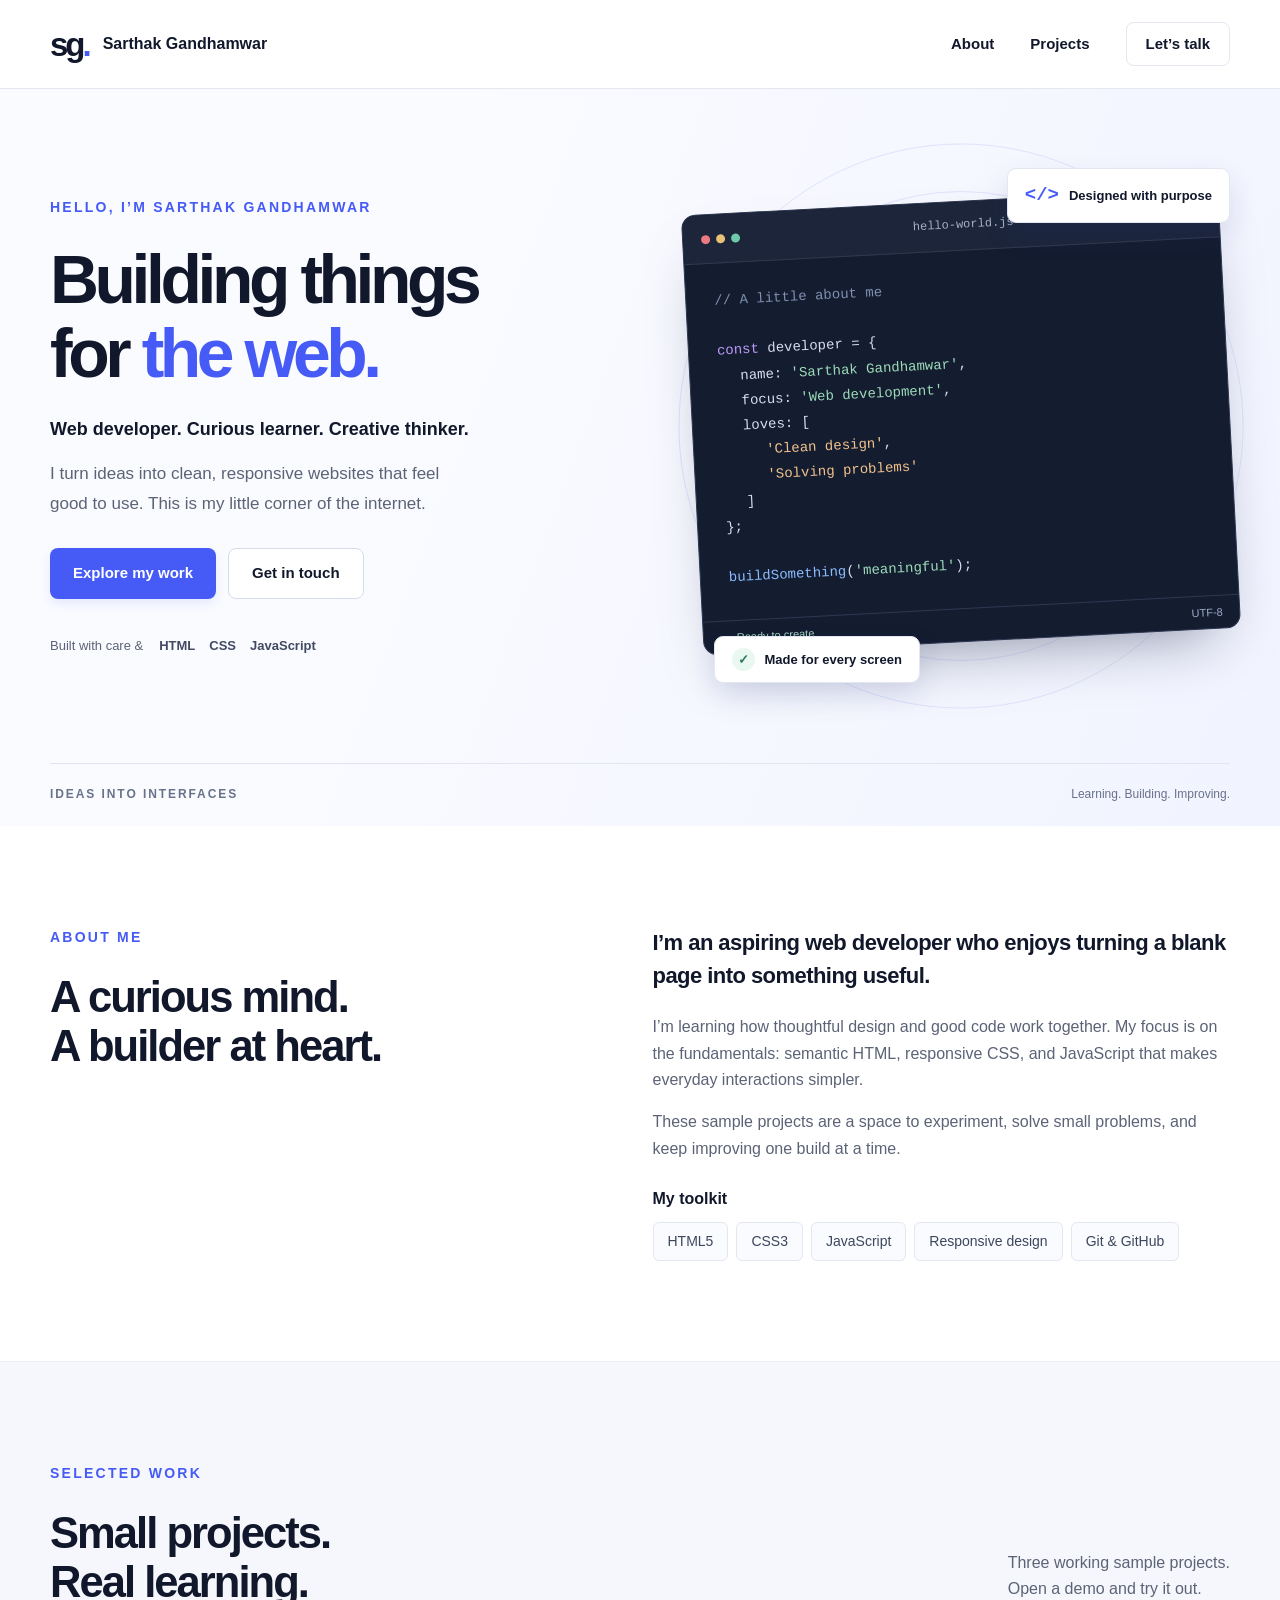
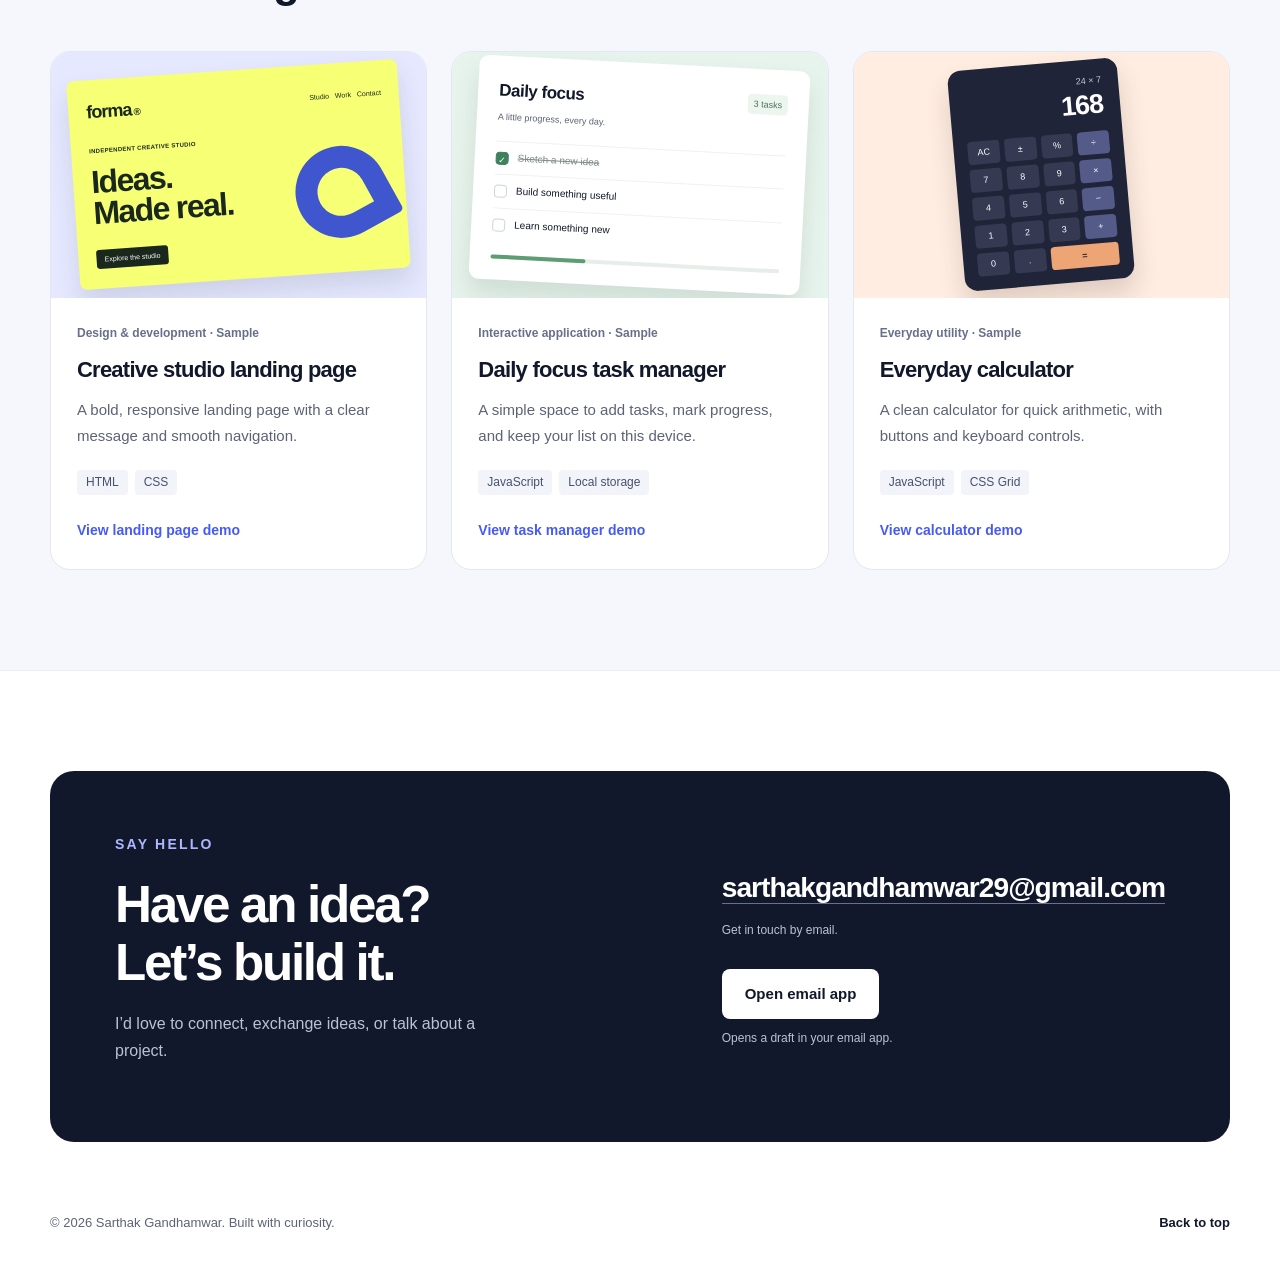
<file: index.html>
<!DOCTYPE html>
<html lang="en">
<head>
  <meta charset="UTF-8">
  <meta name="viewport" content="width=device-width, initial-scale=1.0">
  <!-- Page title and description for search engines. -->
  <meta name="description" content="Sarthak Gandhamwar's personal portfolio. Explore my web development skills, sample projects, and contact details.">
  <meta name="theme-color" content="#465bf6">
  <title>Sarthak Gandhamwar | Web Developer</title>
  <link rel="icon" href="assets/favicon.svg" type="image/svg+xml">
  <link rel="stylesheet" href="styles.css">
  <script src="script.js" defer></script>
</head>
<body>
  <a class="skip-link" href="#main">Skip to content</a>
  <header class="site-header">
    <div class="container navigation">
      <a class="brand" href="#home" aria-label="Sarthak Gandhamwar, home"><span class="brand-symbol" aria-hidden="true">sg<span>.</span></span><span class="brand-label">Sarthak Gandhamwar</span></a>
      <button class="menu-toggle" type="button" aria-controls="primary-nav" aria-expanded="false" hidden>Menu <span aria-hidden="true">☰</span></button>
      <nav id="primary-nav" aria-label="Main navigation">
        <a href="#about">About</a>
        <a href="#projects">Projects</a>
        <a class="nav-contact" href="#contact">Let’s talk</a>
      </nav>
    </div>
  </header>

  <main id="main">
    <section class="hero" id="home" aria-labelledby="hero-title">
      <div class="container hero-layout">
        <div class="hero-copy">
          <!-- Personal introduction. -->
          <p class="eyebrow">Hello, I’m Sarthak Gandhamwar</p>
          <h1 id="hero-title">Building things<br>for <span>the web.</span></h1>
          <p class="hero-tagline">Web developer. Curious learner. Creative thinker.</p>
          <p class="hero-description">I turn ideas into clean, responsive websites that feel good to use. This is my little corner of the internet.</p>
          <div class="hero-actions">
            <a class="button button-primary" href="#projects">Explore my work</a>
            <a class="button button-light" href="#contact">Get in touch</a>
          </div>
          <div class="hero-stack" aria-label="Technologies used"><span>Built with care &amp;</span><strong>HTML</strong><strong>CSS</strong><strong>JavaScript</strong></div>
        </div>
        <div class="hero-art" aria-label="Illustration of a developer's code editor" role="img">
          <div class="art-orbit orbit-one"></div><div class="art-orbit orbit-two"></div>
          <div class="editor-window">
            <div class="editor-toolbar"><div class="window-dots"><i></i><i></i><i></i></div><span>hello-world.js</span><span class="editor-mark">JS</span></div>
            <div class="editor-content"><span class="code-comment">// A little about me</span><br><br><span class="code-purple">const</span> developer = {<br><span class="indent">name: <span class="code-green">'Sarthak Gandhamwar'</span>,</span><br><span class="indent">focus: <span class="code-green">'Web development'</span>,</span><br><span class="indent">loves: [</span><br><span class="indent double"><span class="code-orange">'Clean design'</span>,</span><br><span class="indent double"><span class="code-orange">'Solving problems'</span></span><br><span class="indent">]</span><br>};<br><br><span class="code-blue">buildSomething</span>(<span class="code-green">'meaningful'</span>);</div>
            <div class="editor-status"><span>● &nbsp; Ready to create</span><span>UTF-8</span></div>
          </div>
          <div class="art-tag tag-top"><span aria-hidden="true">&lt;/&gt;</span> Designed with purpose</div>
          <div class="art-tag tag-bottom"><span class="check-mark" aria-hidden="true">✓</span> Made for every screen</div>
        </div>
      </div>
      <div class="container hero-bottom"><span>IDEAS INTO INTERFACES</span><span>Learning. Building. Improving.</span></div>
    </section>

    <section id="about" class="section about-section" aria-labelledby="about-title">
      <div class="container about-layout">
        <div class="section-intro reveal"><p class="eyebrow">About me</p><h2 id="about-title">A curious mind.<br>A builder at heart.</h2></div>
        <div class="about-content reveal">
          <!-- PERSONALIZE: this is a sample bio, not a claim about your experience. -->
          <p class="large-copy">I’m an aspiring web developer who enjoys turning a blank page into something useful.</p>
          <p>I’m learning how thoughtful design and good code work together. My focus is on the fundamentals: semantic HTML, responsive CSS, and JavaScript that makes everyday interactions simpler.</p>
          <p>These sample projects are a space to experiment, solve small problems, and keep improving one build at a time.</p>
          <h3 class="skills-heading">My toolkit</h3>
          <ul class="skills-list" aria-label="Skills"><li>HTML5</li><li>CSS3</li><li>JavaScript</li><li>Responsive design</li><li>Git &amp; GitHub</li></ul>
        </div>
      </div>
    </section>

    <section id="projects" class="section projects-section" aria-labelledby="projects-title">
      <div class="container">
        <div class="section-heading reveal"><div><p class="eyebrow">Selected work</p><h2 id="projects-title">Small projects.<br>Real learning.</h2></div><p>Three working sample projects.<br>Open a demo and try it out.</p></div>
        <div class="project-grid">
          <article class="project-card reveal">
            <div class="project-art landing-art" aria-hidden="true"><div class="mini-browser"><div class="mini-nav"><b>forma<span>®</span></b><span>Studio &nbsp; Work &nbsp; Contact</span></div><div class="mini-landing"><div><span>INDEPENDENT CREATIVE STUDIO</span><strong>Ideas.<br>Made real.</strong><i>Explore the studio</i></div><div class="abstract-shape"></div></div></div></div>
            <div class="project-body"><p class="project-type">Design &amp; development · Sample</p><h3>Creative studio landing page</h3><p>A bold, responsive landing page with a clear message and smooth navigation.</p><ul class="tech-tags" aria-label="Technologies"><li>HTML</li><li>CSS</li></ul><a class="project-link" href="projects/landing-page.html">View landing page demo</a></div>
          </article>
          <article class="project-card reveal">
            <div class="project-art tasks-art" aria-hidden="true"><div class="mini-tasks"><div class="mini-task-header"><b>Daily focus</b><span>3 tasks</span></div><p>A little progress, every day.</p><div class="mini-task"><i class="checked">✓</i><span class="done">Sketch a new idea</span></div><div class="mini-task"><i></i><span>Build something useful</span></div><div class="mini-task"><i></i><span>Learn something new</span></div><div class="mini-progress"><span></span></div></div></div>
            <div class="project-body"><p class="project-type">Interactive application · Sample</p><h3>Daily focus task manager</h3><p>A simple space to add tasks, mark progress, and keep your list on this device.</p><ul class="tech-tags" aria-label="Technologies"><li>JavaScript</li><li>Local storage</li></ul><a class="project-link" href="projects/task-manager.html">View task manager demo</a></div>
          </article>
          <article class="project-card reveal">
            <div class="project-art calculator-art" aria-hidden="true"><div class="mini-calculator"><div class="mini-display"><small>24 × 7</small><strong>168</strong></div><div class="mini-keys"><i>AC</i><i>±</i><i>%</i><i class="operator">÷</i><i>7</i><i>8</i><i>9</i><i class="operator">×</i><i>4</i><i>5</i><i>6</i><i class="operator">−</i><i>1</i><i>2</i><i>3</i><i class="operator">+</i><i>0</i><i>.</i><i class="equal">=</i></div></div></div>
            <div class="project-body"><p class="project-type">Everyday utility · Sample</p><h3>Everyday calculator</h3><p>A clean calculator for quick arithmetic, with buttons and keyboard controls.</p><ul class="tech-tags" aria-label="Technologies"><li>JavaScript</li><li>CSS Grid</li></ul><a class="project-link" href="projects/calculator.html">View calculator demo</a></div>
          </article>
        </div>
      </div>
    </section>

    <section id="contact" class="section contact-section" aria-labelledby="contact-title">
      <div class="container contact-panel reveal">
        <div><p class="eyebrow">Say hello</p><h2 id="contact-title">Have an idea?<br>Let’s build it.</h2><p>I’d love to connect, exchange ideas, or talk about a project.</p></div>
        <div class="contact-actions">
          <!-- Email links open the visitor's email application. -->
          <a class="email-link" href="mailto:sarthakgandhamwar29@gmail.com">sarthakgandhamwar29@gmail.com</a>
          <p class="contact-note">Get in touch by email.</p>
          <a class="button button-white" href="mailto:sarthakgandhamwar29@gmail.com?subject=Let%27s%20connect">Open email app</a>
          <p class="email-help">Opens a draft in your email app.</p>
        </div>
      </div>
    </section>
  </main>
  <footer class="site-footer container"><p>© <span id="year">2026</span> Sarthak Gandhamwar. Built with curiosity.</p><a href="#home">Back to top</a></footer>
</body>
</html>
</file>
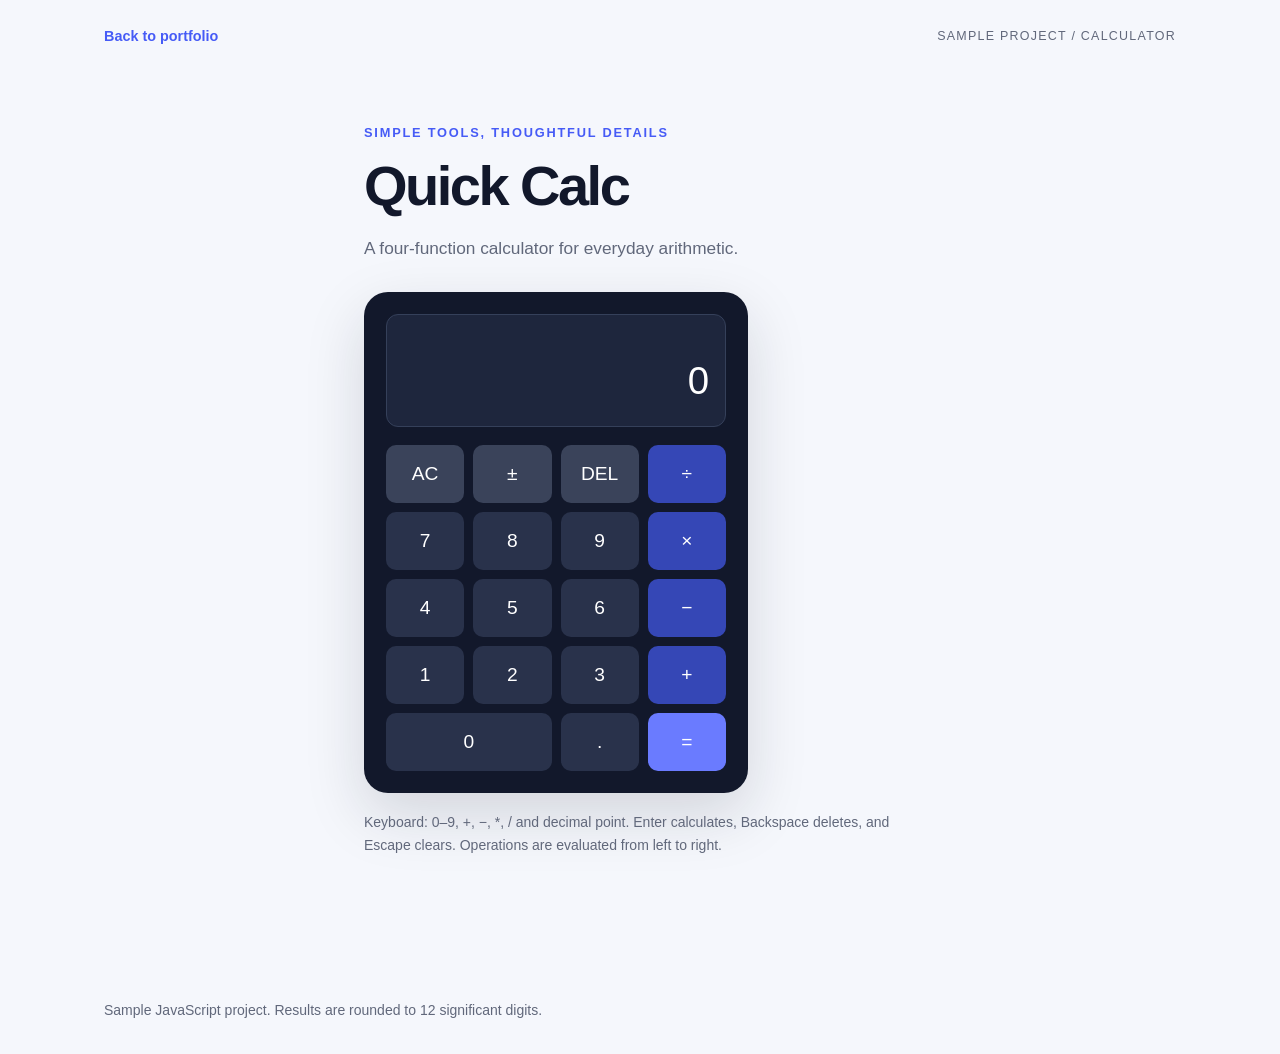
<file: projects/calculator.html>
<!doctype html>
<html lang="en">
<head><meta charset="utf-8"><meta name="viewport" content="width=device-width, initial-scale=1"><meta name="description" content="A keyboard accessible four-function calculator sample project."><title>Quick Calc — Sample calculator</title><link rel="stylesheet" href="demos.css"><script src="calculator.js" defer></script></head>
<body>
  <header class="topbar"><a class="back" href="../index.html#projects">Back to portfolio</a><span class="sample">Sample project / Calculator</span></header>
  <main class="page calc-page"><p class="eyebrow">Simple tools, thoughtful details</p><h1>Quick Calc</h1><p class="lead">A four-function calculator for everyday arithmetic.</p>
    <section class="calculator" aria-label="Calculator">
      <output class="calc-screen" aria-live="polite" aria-atomic="true"><span class="expression" id="calc-expression"></span><span class="calc-value" id="calc-display">0</span></output>
      <div class="calc-grid">
        <button class="calc-key utility" type="button" data-action="clear" aria-label="Clear calculator">AC</button><button class="calc-key utility" type="button" data-action="sign" aria-label="Change sign">±</button><button class="calc-key utility" type="button" data-action="backspace" aria-label="Delete last digit">DEL</button><button class="calc-key operator" type="button" data-operator="/" aria-label="Divide">÷</button>
        <button class="calc-key" type="button" data-digit="7">7</button><button class="calc-key" type="button" data-digit="8">8</button><button class="calc-key" type="button" data-digit="9">9</button><button class="calc-key operator" type="button" data-operator="*" aria-label="Multiply">×</button>
        <button class="calc-key" type="button" data-digit="4">4</button><button class="calc-key" type="button" data-digit="5">5</button><button class="calc-key" type="button" data-digit="6">6</button><button class="calc-key operator" type="button" data-operator="-" aria-label="Subtract">−</button>
        <button class="calc-key" type="button" data-digit="1">1</button><button class="calc-key" type="button" data-digit="2">2</button><button class="calc-key" type="button" data-digit="3">3</button><button class="calc-key operator" type="button" data-operator="+" aria-label="Add">+</button>
        <button class="calc-key zero" type="button" data-digit="0">0</button><button class="calc-key" type="button" data-action="decimal" aria-label="Decimal point">.</button><button class="calc-key equals" type="button" data-action="equals" aria-label="Equals">=</button>
      </div>
    </section>
    <p class="note">Keyboard: 0–9, +, −, *, / and decimal point. Enter calculates, Backspace deletes, and Escape clears. Operations are evaluated from left to right.</p>
    <p class="status" id="calc-status" role="status" aria-live="polite"></p>
    <noscript><p>This interactive demo needs JavaScript enabled in your browser.</p></noscript>
  </main>
  <footer class="footer">Sample JavaScript project. Results are rounded to 12 significant digits.</footer>
</body>
</html>
</file>
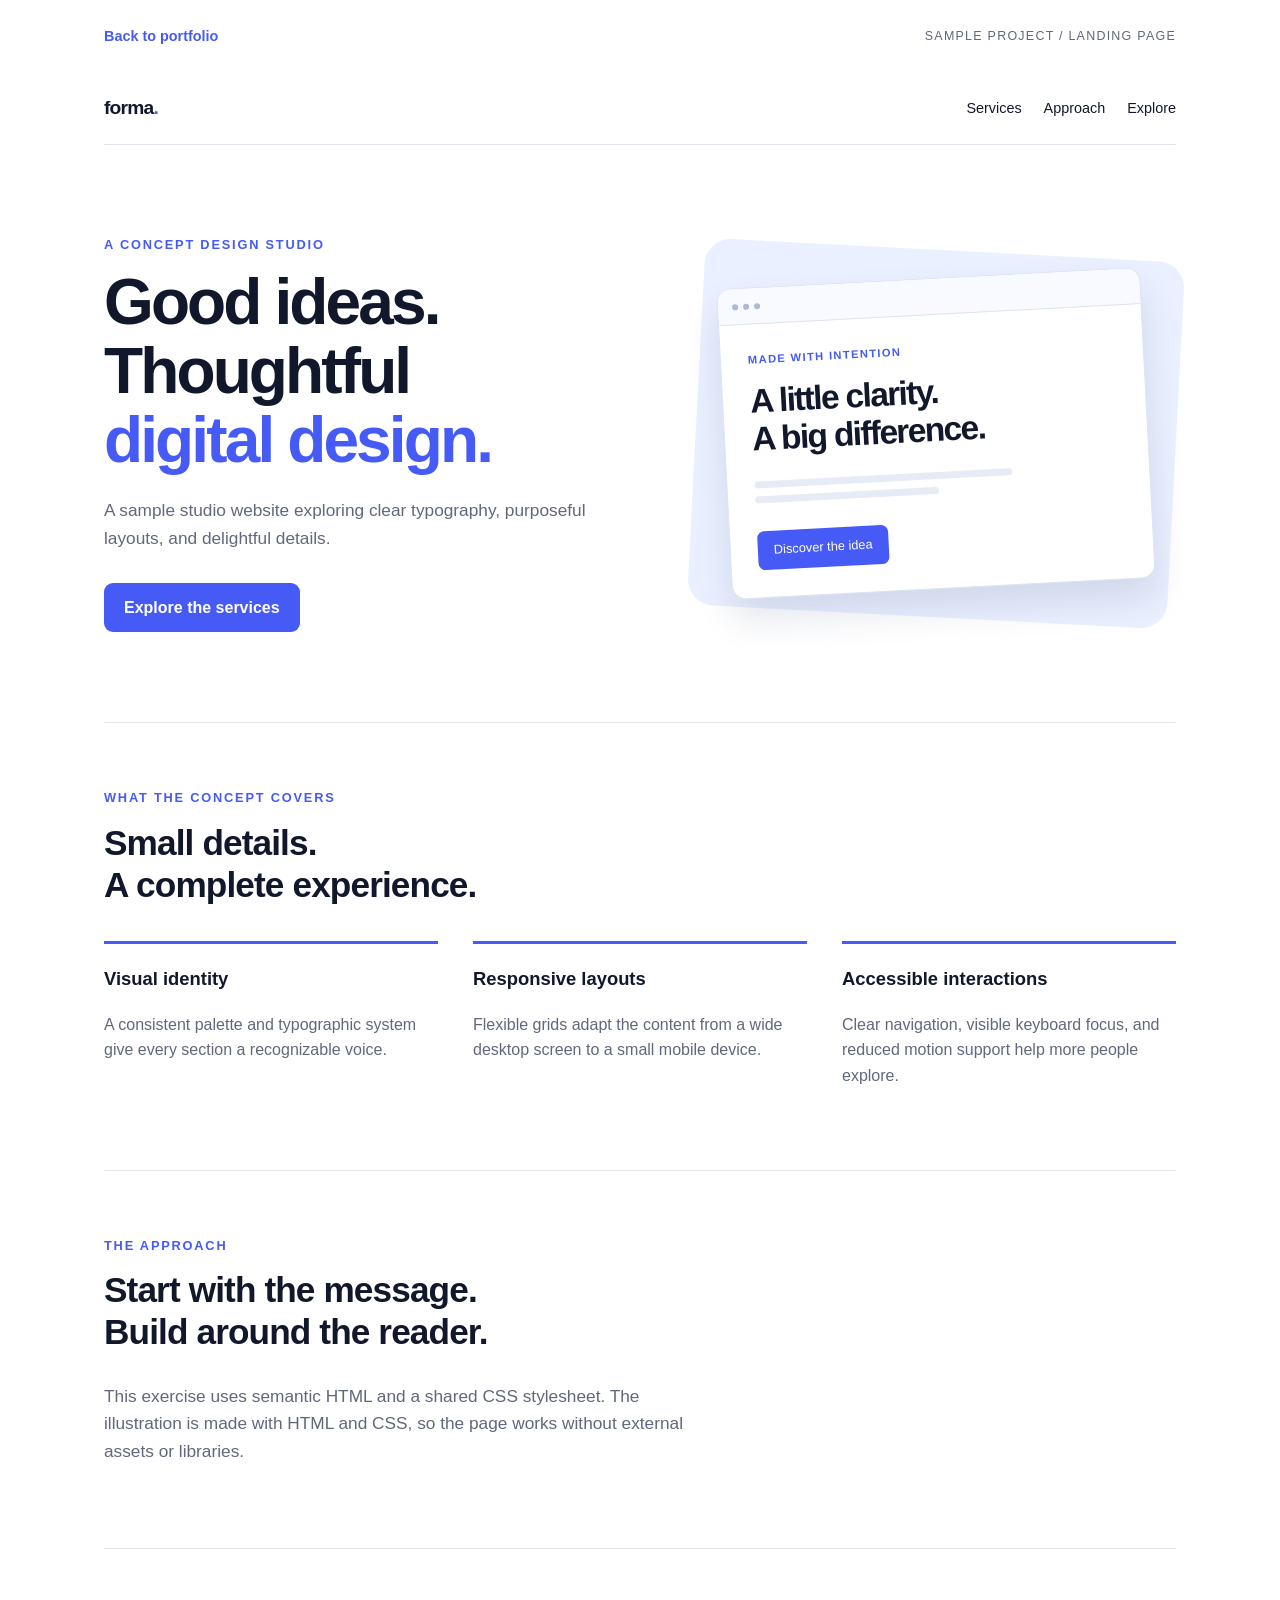
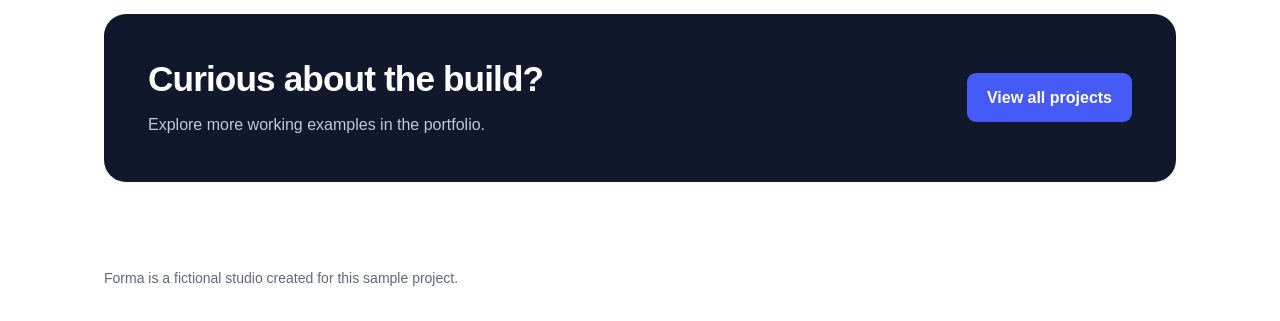
<file: projects/landing-page.html>
<!doctype html>
<html lang="en">
<head><meta charset="utf-8"><meta name="viewport" content="width=device-width, initial-scale=1"><meta name="description" content="A responsive studio landing page built as a sample portfolio project."><title>Forma Studio — Sample landing page</title><link rel="stylesheet" href="demos.css"></head>
<body class="studio">
  <div class="topbar"><a class="back" href="../index.html#projects">Back to portfolio</a><span class="sample">Sample project / Landing page</span></div>
  <div class="studio-wrap">
    <header class="studio-nav"><a href="#home" class="studio-logo" style="color:inherit;text-decoration:none">forma<span style="color:var(--blue)">.</span></a><nav class="studio-links" aria-label="Studio navigation"><a href="#services">Services</a><a href="#approach">Approach</a><a href="#contact">Explore</a></nav></header>
    <main id="home">
      <section class="studio-hero" aria-labelledby="hero-heading">
        <div><p class="eyebrow">A concept design studio</p><h1 id="hero-heading">Good ideas.<br>Thoughtful<br><span style="color:var(--blue)">digital design.</span></h1><p class="lead">A sample studio website exploring clear typography, purposeful layouts, and delightful details.</p><a class="button" href="#services">Explore the services</a></div>
        <div class="studio-art" role="img" aria-label="Illustrated website mockup with a clean blue and white layout"><div class="mock-browser"><div class="mock-bar"><i></i><i></i><i></i></div><div class="mock-content"><div class="mock-label">MADE WITH INTENTION</div><div class="mock-title">A little clarity.<br>A big difference.</div><div class="mock-line"></div><div class="mock-line" style="width:50%"></div><span class="mock-button">Discover the idea</span></div></div></div>
      </section>
      <section id="services" class="studio-section" aria-labelledby="services-heading"><p class="eyebrow">What the concept covers</p><h2 id="services-heading">Small details.<br>A complete experience.</h2><div class="services"><article class="service"><h3>Visual identity</h3><p>A consistent palette and typographic system give every section a recognizable voice.</p></article><article class="service"><h3>Responsive layouts</h3><p>Flexible grids adapt the content from a wide desktop screen to a small mobile device.</p></article><article class="service"><h3>Accessible interactions</h3><p>Clear navigation, visible keyboard focus, and reduced motion support help more people explore.</p></article></div></section>
      <section id="approach" class="studio-section" aria-labelledby="approach-heading"><p class="eyebrow">The approach</p><h2 id="approach-heading">Start with the message.<br>Build around the reader.</h2><p class="lead">This exercise uses semantic HTML and a shared CSS stylesheet. The illustration is made with HTML and CSS, so the page works without external assets or libraries.</p></section>
      <section id="contact" class="studio-section" aria-labelledby="contact-heading"><div class="studio-cta"><div><h2 id="contact-heading">Curious about the build?</h2><p>Explore more working examples in the portfolio.</p></div><a class="button" href="../index.html#projects">View all projects</a></div></section>
    </main>
  </div>
  <footer class="footer">Forma is a fictional studio created for this sample project.</footer>
</body>
</html>
</file>
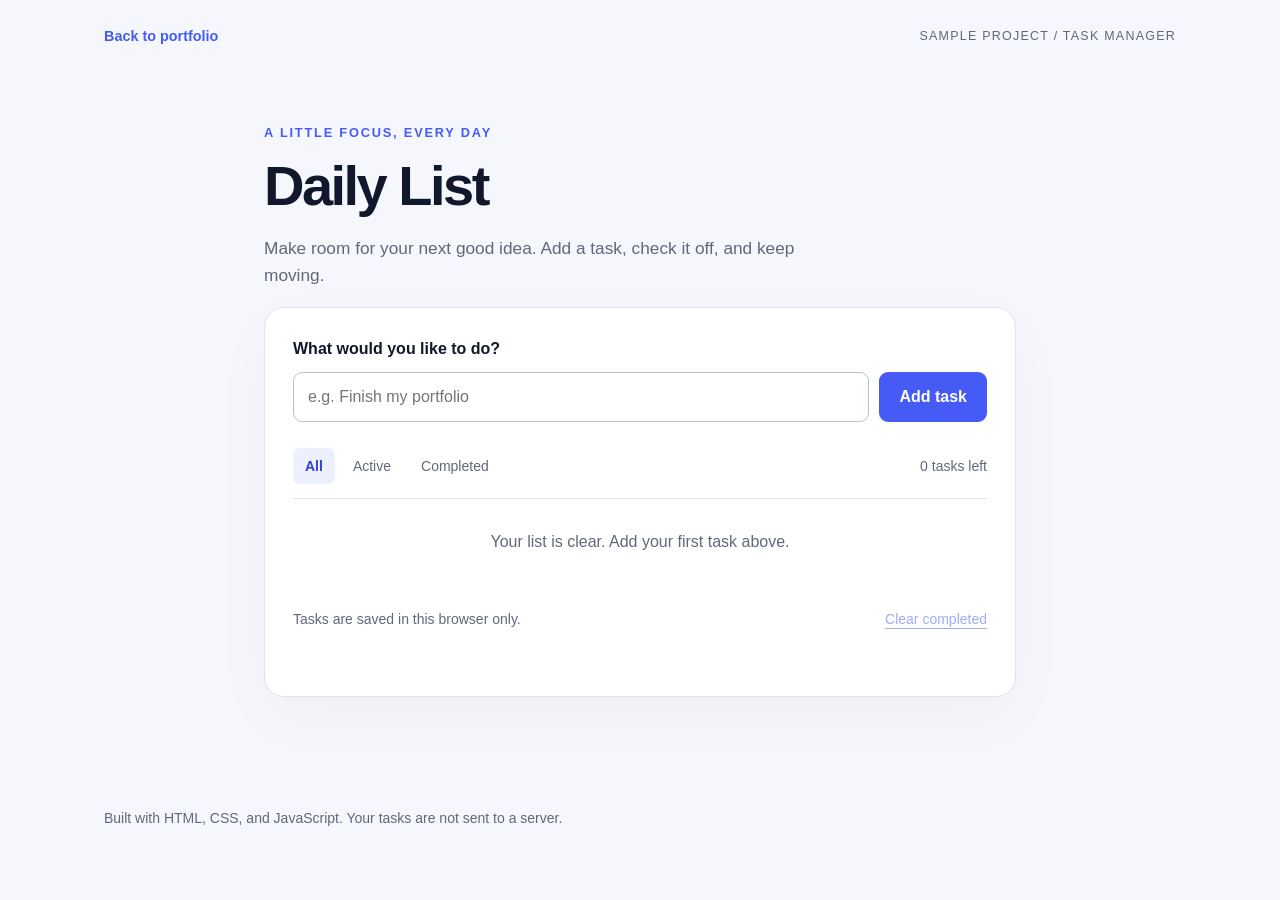
<file: projects/task-manager.html>
<!doctype html>
<html lang="en">
<head><meta charset="utf-8"><meta name="viewport" content="width=device-width, initial-scale=1"><meta name="description" content="A working task manager sample with filters and local browser storage."><title>Daily List — Sample task manager</title><link rel="stylesheet" href="demos.css"><script src="task-manager.js" defer></script></head>
<body>
  <header class="topbar"><a class="back" href="../index.html#projects">Back to portfolio</a><span class="sample">Sample project / Task manager</span></header>
  <main class="page"><p class="eyebrow">A little focus, every day</p><h1>Daily List</h1><p class="lead">Make room for your next good idea. Add a task, check it off, and keep moving.</p>
    <section class="panel" aria-label="Your tasks">
      <form id="task-form" class="task-form"><label for="task-input">What would you like to do?</label><input id="task-input" name="task" maxlength="120" placeholder="e.g. Finish my portfolio" autocomplete="off" required><button class="button" type="submit">Add task</button></form>
      <div class="task-tools"><div class="filters" role="group" aria-label="Filter tasks"><button class="filter" type="button" data-filter="all" aria-pressed="true">All</button><button class="filter" type="button" data-filter="active" aria-pressed="false">Active</button><button class="filter" type="button" data-filter="completed" aria-pressed="false">Completed</button></div><span class="count" id="task-count"></span></div>
      <ul class="task-list" id="task-list"></ul>
      <div class="task-bottom"><span class="note" style="margin:0" id="storage-note">Tasks are saved in this browser only.</span><button class="text-button" type="button" id="clear-completed">Clear completed</button></div>
      <p class="status" id="task-status" role="status" aria-live="polite"></p>
    </section>
    <noscript><p>This interactive demo needs JavaScript enabled in your browser.</p></noscript>
  </main>
  <footer class="footer">Built with HTML, CSS, and JavaScript. Your tasks are not sent to a server.</footer>
</body>
</html>
</file>
<file: styles.css>
/* Change these color tokens to make the portfolio your own. */
:root{
  --ink:#12182b;
  --muted:#5c6377;
  --blue:#465bf6;
  --blue-dark:#3043d0;
  --paper:#fff;
  --light:#f5f7fc;
  --line:#e3e7f0;
  --radius:20px;
  --font:Inter,"Segoe UI",Arial,sans-serif
}

*{
  box-sizing:border-box
}

html{
  scroll-behavior:smooth;
  scroll-padding-top:100px
}

body{
  margin:0;
  color:var(--ink);
  background:var(--paper);
  font-family:var(--font);
  font-size:16px;
  line-height:1.65
}

a{
  color:inherit;
  text-decoration:none
}

button{
  font:inherit
}

button,a{
  -webkit-tap-highlight-color:transparent
}

button:focus-visible,a:focus-visible{
  outline:3px solid #ed9a30;
  outline-offset:5px
}

h1,h2,h3,p{
  margin-top:0
}

h1,h2,h3{
  line-height:1.12;
  letter-spacing:-.045em
}

p{
  color:var(--muted)
}

.container{
  width:min(1180px,calc(100% - 80px));
  margin-inline:auto
}

.skip-link{
  position:fixed;
  top:-90px;
  left:20px;
  background:var(--ink);
  color:white;
  padding:12px 18px;
  z-index:100
}

.skip-link:focus{
  top:12px
}

.site-header{
  position:sticky;
  top:0;
  z-index:20;
  background:rgba(255,255,255,.96);
  border-bottom:1px solid var(--line);
  backdrop-filter:blur(14px)
}

.navigation{
  min-height:88px;
  display:flex;
  align-items:center;
  justify-content:space-between;
  gap:24px
}

.brand{
  display:flex;
  align-items:center;
  gap:14px
}

.brand-symbol{
  font-size:33px;
  font-weight:850;
  letter-spacing:-3px;
  line-height:1
}

.brand-symbol span{
  color:var(--blue)
}

.brand-label{
  font-size:16px;
  font-weight:650
}

.navigation nav{
  display:flex;
  align-items:center;
  gap:36px;
  font-size:15px;
  font-weight:600
}

.navigation nav a{
  transition:color .2s
}

.navigation nav a:hover,.navigation nav a[aria-current="location"]{
  color:var(--blue)
}

.nav-contact{
  border:1px solid var(--line);
  border-radius:8px;
  padding:9px 19px
}

.menu-toggle{
  border:1px solid var(--line);
  padding:7px 12px;
  border-radius:7px;
  background:white;
  color:var(--ink);
  cursor:pointer
}

.menu-toggle[hidden]{
  display:none
}

.menu-toggle span{
  margin-left:10px
}

.hero{
  position:relative;
  overflow:hidden;
  background:linear-gradient(110deg,#fafbff 30%,#f1f3ff 100%)
}

.hero-layout{
  display:grid;
  grid-template-columns:1.08fr 1fr;
  gap:60px;
  align-items:center;
  min-height:650px;
  padding-block:76px
}

.eyebrow{
  text-transform:uppercase;
  font-size:14px;
  font-weight:750;
  letter-spacing:.16em;
  color:var(--blue);
  margin-bottom:24px
}

.hero h1{
  font-size:clamp(45px,5.3vw,72px);
  font-weight:780;
  letter-spacing:-.065em;
  line-height:1.08;
  margin-bottom:25px
}

.hero h1 span{
  color:var(--blue)
}

.hero-tagline{
  font-weight:650;
  font-size:18px;
  color:var(--ink);
  margin-bottom:14px
}

.hero-description{
  max-width:430px;
  font-size:17px;
  line-height:1.8;
  margin-bottom:28px
}

.hero-actions{
  display:flex;
  flex-wrap:wrap;
  gap:12px
}

.button{
  display:inline-flex;
  align-items:center;
  justify-content:center;
  min-height:50px;
  padding:12px 23px;
  border-radius:8px;
  font-weight:650;
  font-size:15px;
  transition:transform .2s,background-color .2s,box-shadow .2s
}

.button:hover{
  transform:translateY(-3px)
}

.button-primary{
  background:var(--blue);
  color:white;
  box-shadow:0 5px 10px #465bf61c
}

.button-primary:hover{
  background:var(--blue-dark);
  box-shadow:0 9px 20px #465bf633
}

.button-light{
  border:1px solid #d7dceb;
  background:#fff
}

.button-light:hover{
  background:#edf0ff
}

.hero-stack{
  display:flex;
  flex-wrap:wrap;
  align-items:center;
  gap:14px;
  margin-top:36px;
  font-size:13px;
  color:var(--muted)
}

.hero-stack strong{
  font-size:13px;
  color:#424963;
  font-weight:650
}

.hero-stack>span{
  margin-right:2px
}

.hero-art{
  position:relative;
  padding:36px 0 45px;
  isolation:isolate
}

.art-orbit{
  position:absolute;
  border:1px solid #dfe3fd;
  border-radius:50%;
  width:470px;
  height:470px;
  left:50%;
  top:50%;
  transform:translate(-50%,-50%);
  z-index:-1
}

.orbit-two{
  width:565px;
  height:565px
}

.editor-window{
  position:relative;
  background:#141c30;
  border-radius:14px;
  color:#d6ddef;
  overflow:hidden;
  transform:rotate(-3deg);
  box-shadow:0 30px 60px -28px #18254480;
  border:1px solid #2c3651
}

.editor-toolbar{
  height:49px;
  display:flex;
  align-items:center;
  justify-content:space-between;
  padding:0 18px;
  background:#1c253a;
  border-bottom:1px solid #30394e;
  font-family:Consolas,monospace;
  font-size:12px;
  color:#a6b1c8
}

.window-dots{
  display:flex;
  gap:6px
}

.window-dots i{
  width:9px;
  height:9px;
  border-radius:50%;
  background:#ee7a81
}

.window-dots i:nth-child(2){
  background:#e9c078
}

.window-dots i:nth-child(3){
  background:#6ec9aa
}

.editor-mark{
  color:#efc674
}

.editor-content{
  font-family:Consolas,"Courier New",monospace;
  font-size:14px;
  line-height:1.8;
  padding:25px 28px 30px;
  white-space:nowrap
}

.code-comment{
  color:#7f8fae
}

.code-purple{
  color:#bd9bfa
}

.code-green{
  color:#9cdbb8
}

.code-orange{
  color:#f2c28d
}

.code-blue{
  color:#8bbcff
}

.indent{
  padding-left:22px
}

.double{
  padding-left:44px
}

.editor-status{
  border-top:1px solid #2d3851;
  padding:7px 17px;
  display:flex;
  justify-content:space-between;
  font-size:11px;
  color:#9fadc8
}

.editor-status span:first-child{
  color:#a9d6c6
}

.art-tag{
  position:absolute;
  background:#fff;
  box-shadow:0 12px 28px #253b8720;
  border:1px solid var(--line);
  padding:11px 17px;
  border-radius:9px;
  font-weight:650;
  font-size:13px;
  display:flex;
  align-items:center;
  gap:10px;
  animation:float 6s ease-in-out infinite
}

.tag-top{
  right:0;
  top:3px
}

.tag-top span{
  font-family:Consolas,monospace;
  color:var(--blue);
  font-size:19px
}

.tag-bottom{
  left:22px;
  bottom:4px;
  animation-delay:-3s
}

.check-mark{
  display:grid;
  place-items:center;
  background:#e9f8f1;
  color:#2e7a5a;
  width:23px;
  height:23px;
  border-radius:50%
}

.hero-bottom{
  display:flex;
  justify-content:space-between;
  border-top:1px solid #e0e5f1;
  padding-block:21px;
  font-size:12px;
  color:#68728a
}

.hero-bottom span:first-child{
  font-weight:700;
  letter-spacing:.16em
}

.section{
  padding-block:100px
}

.section h2{
  font-size:clamp(34px,3.4vw,46px);
  font-weight:750;
  margin-bottom:26px
}

.about-layout{
  display:grid;
  grid-template-columns:.95fr 1.05fr;
  gap:80px
}

.about-content>p{
  max-width:600px
}

.about-content .large-copy{
  font-size:22px;
  line-height:1.5;
  color:var(--ink);
  font-weight:550;
  letter-spacing:-.025em
}

.skills-heading{
  font-size:16px;
  letter-spacing:0;
  margin-top:28px;
  margin-bottom:14px
}

.skills-list,.tech-tags{
  list-style:none;
  padding:0;
  display:flex;
  flex-wrap:wrap;
  gap:8px;
  margin:0
}

.skills-list li{
  padding:7px 14px;
  border:1px solid var(--line);
  border-radius:6px;
  font-size:14px;
  color:#3c465c;
  background:#fafbfe
}

.projects-section{
  background:var(--light);
  border-block:1px solid #ebedf5
}

.section-heading{
  display:flex;
  justify-content:space-between;
  align-items:flex-end;
  gap:30px;
  margin-bottom:44px
}

.section-heading h2{
  margin-bottom:0
}

.section-heading>p{
  font-size:16px;
  margin-bottom:4px
}

.project-grid{
  display:grid;
  grid-template-columns:repeat(3,minmax(0,1fr));
  gap:24px
}

.project-card{
  background:white;
  border:1px solid var(--line);
  border-radius:var(--radius);
  overflow:hidden;
  display:flex;
  flex-direction:column;
  transition:transform .25s,box-shadow .25s
}

.project-card:hover{
  transform:translateY(-6px);
  box-shadow:0 18px 40px #15234d12
}

.project-art{
  height:246px;
  overflow:hidden;
  display:flex;
  align-items:center;
  justify-content:center;
  padding:25px 22px
}

.landing-art{
  background:#e5e8ff
}

.tasks-art{
  background:#e7f4ed
}

.calculator-art{
  background:#ffede1
}

.mini-browser{
  width:100%;
  background:#f7ff75;
  padding:18px;
  border-radius:7px;
  box-shadow:0 14px 24px #34394e22;
  transform:rotate(-4deg);
  color:#19271d
}

.mini-nav{
  display:flex;
  justify-content:space-between;
  align-items:center;
  padding-bottom:19px
}

.mini-nav>b{
  font-size:18px;
  letter-spacing:-1px
}

.mini-nav>b>span{
  font-size:10px;
  margin-left:2px
}

.mini-nav>span{
  font-size:7px
}

.mini-landing{
  display:flex;
  align-items:center;
  justify-content:space-between;
  gap:10px
}

.mini-landing>div:first-child{
  position:relative;
  z-index:1
}

.mini-landing span{
  font-size:6px;
  display:block;
  font-weight:650;
  letter-spacing:.05em
}

.mini-landing strong{
  display:block;
  font-size:32px;
  line-height:.98;
  letter-spacing:-1.6px;
  margin:10px 0 15px
}

.mini-landing i{
  font-size:7px;
  font-style:normal;
  background:#19271d;
  color:white;
  padding:6px 8px;
  border-radius:3px
}

.abstract-shape{
  width:92px;
  height:92px;
  flex-shrink:0;
  border:22px solid #3f56cf;
  border-radius:50% 50% 5% 50%;
  transform:rotate(-25deg)
}

.mini-tasks{
  background:#fff;
  width:100%;
  border-radius:10px;
  padding:21px;
  box-shadow:0 15px 25px #254b3320;
  transform:rotate(3deg)
}

.mini-task-header{
  display:flex;
  align-items:center;
  justify-content:space-between;
  gap:8px
}

.mini-task-header b{
  font-size:17px;
  letter-spacing:-.5px
}

.mini-task-header span{
  font-size:9px;
  background:#edf5ef;
  padding:3px 6px;
  border-radius:4px;
  color:#46735a
}

.mini-tasks>p{
  font-size:9px;
  margin:5px 0 16px
}

.mini-task{
  display:flex;
  align-items:center;
  gap:9px;
  font-size:10px;
  padding:8px 0;
  border-top:1px solid #f0f1f3
}

.mini-task i{
  border:1px solid #cbd8cf;
  border-radius:4px;
  width:13px;
  height:13px;
  display:grid;
  place-items:center;
  font-size:9px;
  font-style:normal
}

.mini-task i.checked{
  background:#3d815d;
  color:white;
  border-color:#3d815d
}

.mini-task .done{
  text-decoration:line-through;
  color:#7e8a83
}

.mini-progress{
  height:4px;
  background:#e7ede8;
  margin-top:14px;
  border-radius:4px
}

.mini-progress span{
  display:block;
  width:33%;
  height:4px;
  background:#5d9d73;
  border-radius:4px
}

.mini-calculator{
  background:#202439;
  color:#fff;
  border-radius:13px;
  width:170px;
  padding:14px;
  box-shadow:0 14px 24px #533b3b30;
  transform:rotate(-5deg)
}

.mini-display{
  text-align:right;
  padding:0 3px 10px
}

.mini-display small{
  display:block;
  color:#c3c7da;
  font-size:9px
}

.mini-display strong{
  font-size:27px;
  line-height:1.2;
  letter-spacing:-1px
}

.mini-keys{
  display:grid;
  grid-template-columns:repeat(4,1fr);
  gap:5px
}

.mini-keys i{
  background:#353a52;
  border-radius:4px;
  font-size:9px;
  font-style:normal;
  height:23px;
  display:grid;
  place-items:center
}

.mini-keys .operator{
  background:#555b89
}

.mini-keys .equal{
  grid-column:span 2;
  background:#eda575;
  color:#202439;
  font-weight:bold
}

.project-body{
  padding:26px;
  display:flex;
  flex-direction:column;
  flex:1
}

.project-type{
  font-size:12px;
  margin-bottom:12px;
  font-weight:550;
  color:#687089
}

.project-body h3{
  font-size:22px;
  letter-spacing:-.035em;
  line-height:1.25;
  margin-bottom:14px
}

.project-body>p:not(.project-type){
  font-size:15px;
  line-height:1.75;
  margin-bottom:20px
}

.tech-tags{
  margin-top:auto;
  margin-bottom:24px;
  gap:7px
}

.tech-tags li{
  font-size:12px;
  color:#46516d;
  background:#f2f4f9;
  border-radius:4px;
  padding:3px 9px
}

.project-link{
  display:inline-flex;
  align-self:flex-start;
  color:var(--blue);
  font-size:14px;
  font-weight:700;
  border-bottom:1px solid transparent;
  transition:border-color .2s,color .2s
}

.project-link:hover{
  color:var(--blue-dark);
  border-color:currentColor
}

.contact-section{
  padding-bottom:70px
}

.contact-panel{
  background:var(--ink);
  border-radius:24px;
  padding:62px 65px;
  display:grid;
  grid-template-columns:1fr 1fr;
  gap:50px;
  align-items:center
}

.contact-panel .eyebrow{
  color:#adb7ff;
  margin-bottom:20px
}

.contact-panel h2{
  color:#fff;
  font-size:clamp(36px,4vw,52px);
  margin-bottom:20px
}

.contact-panel p{
  color:#bbc2d5;
  max-width:370px
}

.contact-actions{
  justify-self:end
}

.email-link{
  font-size:clamp(20px,2.2vw,29px);
  font-weight:650;
  color:#fff;
  border-bottom:1px solid #68718a;
  letter-spacing:-.035em;
  overflow-wrap:anywhere;
  transition:color .2s
}

.email-link:hover{
  color:#b9c2ff
}

.contact-note{
  font-size:12px;
  margin:10px 0 28px
}

.button-white{
  background:#fff;
  color:var(--ink)
}

.button-white:hover{
  background:#dfe4ff
}

.email-help{
  font-size:12px;
  margin:10px 0 0
}

.site-footer{
  display:flex;
  justify-content:space-between;
  align-items:center;
  gap:20px;
  padding:0 0 30px;
  font-size:13px
}

.site-footer p{
  margin:0
}

.site-footer a{
  font-weight:600
}

.site-footer a:hover{
  color:var(--blue)
}

/* Progressive enhancement: content stays visible if JavaScript is unavailable. */
.reveal.is-waiting{
  opacity:0;
  transform:translateY(22px)
}

.reveal{
  transition:opacity .7s ease,transform .7s ease
}

.project-card.reveal{
  transition:opacity .7s ease,transform .35s ease,box-shadow .25s ease
}

@keyframes float{
  0%,100%{
    transform:translateY(0)
  }
  50%{
    transform:translateY(-7px)
  }
}

@media(min-width:1500px){
  .hero-layout{
    min-height:710px
  }
}

@media(max-width:1000px){
  .container{
    width:calc(100% - 48px)
  }
  .hero-layout{
    gap:35px;
    padding-block:65px;
    min-height:610px
  }
  .editor-content{
    font-size:11px;
    padding:22px 18px
  }
  .hero h1{
    font-size:52px
  }
  .hero-tagline{
    font-size:16px
  }
  .hero-description{
    font-size:16px
  }
  .art-tag{
    font-size:11px;
    padding:9px 12px
  }
  .about-layout{
    gap:40px
  }
  .project-grid{
    gap:16px
  }
  .project-art{
    padding-inline:15px;
    height:220px
  }
  .project-body{
    padding:22px
  }
  .mini-landing strong{
    font-size:25px
  }
  .abstract-shape{
    width:65px;
    height:65px;
    border-width:17px
  }
  .mini-nav>span{
    font-size:6px
  }
  .mini-tasks{
    padding:14px
  }
  .mini-task-header b{
    font-size:15px
  }
  .contact-panel{
    padding:48px 38px;
    gap:30px
  }
  .section{
    padding-block:80px
  }
}

@media(max-width:760px){
  html{
    scroll-padding-top:90px
  }
  .navigation{
    min-height:74px;
    flex-wrap:wrap;
    gap:0
  }
  .brand-symbol{
    font-size:29px
  }
  .brand-label{
    font-size:15px
  }
  .menu-toggle:not([hidden]){
    display:block
  }
  .navigation nav{
    width:100%;
    padding:18px 0;
    justify-content:space-between;
    gap:12px;
    border-top:1px solid var(--line);
    margin-top:14px
  }
  .navigation nav[hidden]{
    display:none
  }
  .nav-contact{
    padding:6px 12px
  }
  .hero-layout{
    grid-template-columns:1fr;
    gap:32px;
    padding-block:54px 32px
  }
  .hero-copy{
    max-width:560px
  }
  .hero h1{
    font-size:clamp(44px,8vw,64px)
  }
  .hero-description{
    max-width:480px
  }
  .hero-art{
    width:min(440px,90%);
    margin-inline:auto
  }
  .editor-content{
    font-size:13px;
    padding:24px
  }
  .art-tag{
    font-size:12px
  }
  .hero-bottom{
    font-size:10px;
    gap:20px
  }
  .about-layout{
    grid-template-columns:1fr;
    gap:0
  }
  .section h2{
    font-size:37px
  }
  .about-content .large-copy{
    font-size:21px
  }
  .section-heading{
    display:block;
    margin-bottom:30px
  }
  .section-heading>p{
    margin:20px 0 0
  }
  .section-heading>p br{
    display:none
  }
  .project-grid{
    grid-template-columns:1fr;
    gap:26px
  }
  .project-card{
    display:grid;
    grid-template-columns:1fr 1.15fr
  }
  .project-art{
    height:100%;
    min-height:280px;
    padding:24px 18px
  }
  .project-body{
    padding:27px 24px
  }
  .project-body h3{
    font-size:23px
  }
  .mini-landing strong{
    font-size:29px
  }
  .project-type{
    font-size:11px
  }
  .mini-task-header b{
    font-size:17px
  }
  .mini-tasks{
    padding:17px
  }
  .mini-task-header span{
    font-size:8px
  }
  .contact-panel{
    grid-template-columns:1fr;
    padding:40px;
    gap:20px
  }
  .contact-actions{
    justify-self:start
  }
  .contact-panel h2{
    font-size:44px
  }
  .email-link{
    font-size:26px
  }
  .contact-section{
    padding-bottom:45px
  }
  .site-footer{
    font-size:12px
  }
}

@media(max-width:520px){
  .container{
    width:calc(100% - 40px)
  }
  .hero h1{
    font-size:48px
  }
  .hero .eyebrow{
    font-size:12px
  }
  .hero-tagline{
    font-size:16px;
    max-width:290px
  }
  .hero-stack{
    gap:11px;
    font-size:12px;
    margin-top:28px
  }
  .hero-stack strong{
    font-size:12px
  }
  .hero-art{
    width:94%;
    padding:37px 0 42px;
    margin-top:10px
  }
  .editor-content{
    font-size:11px;
    padding:22px 16px
  }
  .editor-toolbar{
    font-size:10px;
    padding-inline:12px
  }
  .editor-status{
    font-size:10px
  }
  .art-tag{
    font-size:10px
  }
  .tag-top{
    right:0
  }
  .tag-bottom{
    left:10px
  }
  .hero-bottom{
    align-items:flex-start;
    padding-block:18px;
    gap:20px
  }
  .hero-bottom span{
    max-width:150px
  }
  .hero-bottom span:last-child{
    text-align:right
  }
  .section{
    padding-block:62px
  }
  .eyebrow{
    font-size:12px;
    margin-bottom:20px
  }
  .section h2{
    font-size:35px
  }
  .about-content .large-copy{
    font-size:21px
  }
  .project-card{
    display:flex
  }
  .project-art{
    height:255px;
    min-height:0;
    padding:28px 34px
  }
  .mini-browser{
    max-width:290px;
    padding:20px
  }
  .mini-landing strong{
    font-size:36px
  }
  .abstract-shape{
    width:90px;
    height:90px;
    border-width:24px
  }
  .mini-nav>span{
    font-size:7px
  }
  .mini-tasks{
    max-width:270px;
    padding:23px
  }
  .mini-task{
    font-size:11px
  }
  .project-body{
    padding:26px
  }
  .project-type{
    font-size:12px
  }
  .project-body h3{
    font-size:24px
  }
  .project-body>p:not(.project-type){
    font-size:16px
  }
  .contact-panel{
    padding:31px 26px;
    border-radius:18px
  }
  .contact-panel h2{
    font-size:39px
  }
  .contact-panel>div>p:not(.eyebrow){
    font-size:15px
  }
  .email-link{
    font-size:24px
  }
  .contact-section{
    padding-bottom:35px
  }
  .site-footer{
    display:block;
    padding-bottom:25px
  }
  .site-footer p{
    margin-bottom:10px
  }
}

/* Respect visitors who prefer little or no motion. */
@media(prefers-reduced-motion:reduce){
  html{
    scroll-behavior:auto
  }
  *,*::before,*::after{
    animation:none!important;
    transition:none!important
  }
  .reveal.is-waiting{
    opacity:1;
    transform:none
  }
  .button:hover,.project-card:hover{
    transform:none
  }
}


/* Keep the full name and menu comfortable on small screens. */
@media (max-width: 520px) {
  .brand { gap: 10px; }
  .brand-label { max-width: 120px; font-size: 14px; line-height: 1.25; }
}
</file>
<file: projects/demos.css>
:root{color-scheme:light;--ink:#12182b;--muted:#61687b;--blue:#465bf6;--paper:#f5f7fc;--line:#dfe4ef;--white:#fff}*{box-sizing:border-box}html{scroll-behavior:smooth}body{margin:0;background:var(--paper);color:var(--ink);font-family:Arial,Helvetica,sans-serif;font-size:16px;line-height:1.6}a{color:var(--blue);text-underline-offset:4px}button,input{font:inherit}button,a,input{touch-action:manipulation}button{cursor:pointer}button:disabled{cursor:default;opacity:.5}button:focus-visible,a:focus-visible,input:focus-visible{outline:3px solid #8b9aff;outline-offset:4px}.topbar{max-width:1120px;margin:0 auto;padding:25px 24px;display:flex;align-items:center;justify-content:space-between;gap:20px}.back{font-size:.9rem;font-weight:700;text-decoration:none}.sample{font-size:.78rem;letter-spacing:.1em;text-transform:uppercase;color:var(--muted)}.page{max-width:800px;margin:50px auto 90px;padding:0 24px}.eyebrow{font-size:.8rem;text-transform:uppercase;letter-spacing:.14em;font-weight:700;color:var(--blue)}h1,h2,h3,p{margin-top:0}h1{font-size:clamp(2.2rem,5vw,3.5rem);line-height:1.08;letter-spacing:-.045em;margin-bottom:18px}h2{line-height:1.2;letter-spacing:-.025em}.lead{max-width:590px;color:var(--muted);font-size:1.08rem}.panel{padding:28px;background:white;border:1px solid var(--line);border-radius:20px;box-shadow:0 20px 65px #12182b08}.button{border:0;border-radius:9px;padding:12px 20px;background:var(--blue);color:white;text-decoration:none;display:inline-flex;align-items:center;justify-content:center;font-weight:700;transition:background .2s,transform .2s}.button:hover{background:#3044d5;transform:translateY(-2px)}.note{font-size:.875rem;color:var(--muted);margin:18px 0 0}.footer{max-width:1120px;padding:20px 24px 32px;margin:auto;color:var(--muted);font-size:.875rem}.task-form{display:grid;grid-template-columns:1fr auto;gap:10px}.task-form label{grid-column:1/-1;font-weight:700}.task-form input{min-width:0;width:100%;border:1px solid #b9c1d2;border-radius:9px;padding:11px 14px;color:var(--ink);background:white}.task-tools{display:flex;align-items:center;justify-content:space-between;gap:16px;margin:26px 0 14px;flex-wrap:wrap}.filters{display:flex;gap:6px;flex-wrap:wrap}.filter{border:0;background:transparent;color:var(--muted);border-radius:7px;padding:7px 12px;font-size:.875rem}.filter[aria-pressed=true]{background:#edf0ff;color:#3044d5;font-weight:bold}.count{font-size:.875rem;color:var(--muted)}.task-list{list-style:none;padding:0;margin:0}.task-row{display:flex;align-items:center;gap:12px;border-top:1px solid var(--line);padding:16px 0}.task-label{display:flex;align-items:center;gap:12px;flex:1;min-width:0;cursor:pointer}.task-label span{overflow-wrap:anywhere}.task-label input{accent-color:var(--blue);width:20px;height:20px;flex-shrink:0}.task-row.done .task-label span{text-decoration:line-through;color:var(--muted)}.delete{background:transparent;border:1px solid var(--line);color:var(--muted);border-radius:7px;min-width:36px;min-height:36px;flex-shrink:0}.delete:hover{border-color:#c03b52;color:#c03b52;background:#fff5f6}.empty{text-align:center;color:var(--muted);padding:30px 10px;border-top:1px solid var(--line)}.task-bottom{display:flex;gap:16px;align-items:center;justify-content:space-between;flex-wrap:wrap;margin-top:18px}.text-button{background:none;border:0;padding:5px 0;color:var(--blue);font-size:.875rem;text-decoration:underline;text-underline-offset:4px}.status{color:var(--muted);font-size:.875rem;min-height:1.5em;margin:12px 0 0}.calc-page{max-width:600px}.calculator{max-width:384px;padding:22px;margin-top:30px;border-radius:24px;background:var(--ink);box-shadow:0 22px 60px #12182b26}.calc-screen{display:block;text-align:right;color:white;background:#1e263d;border:1px solid #35405a;border-radius:12px;padding:16px;overflow-wrap:anywhere;min-height:113px}.expression{display:block;color:#b3bdd7;font-size:.875rem;min-height:1.5em}.calc-value{font-size:2.4rem;line-height:1.5;font-variant-numeric:tabular-nums}.calc-grid{display:grid;grid-template-columns:repeat(4,1fr);gap:9px;margin-top:18px}.calc-key{min-height:58px;border:0;border-radius:10px;background:#29324b;color:white;font-size:1.2rem;transition:background .15s,transform .15s}.calc-key:hover{background:#3a4665;transform:translateY(-1px)}.calc-key.utility{background:#3a435a}.calc-key.operator{background:#3547b6;color:#fff}.calc-key.equals{background:#6a7bff}.calc-key.zero{grid-column:span 2}.studio{background:#fff}.studio-wrap{max-width:1120px;margin:auto;padding:0 24px}.studio-nav{display:flex;justify-content:space-between;align-items:center;padding:20px 0;border-bottom:1px solid var(--line);gap:20px}.studio-logo{font-size:1.2rem;letter-spacing:-.04em;font-weight:800}.studio-links{display:flex;gap:22px;flex-wrap:wrap}.studio-links a{color:var(--ink);text-decoration:none;font-size:.9rem}.studio-hero{display:grid;grid-template-columns:1.1fr 1fr;gap:64px;align-items:center;padding:90px 0}.studio-hero h1{font-size:clamp(2.6rem,5vw,4.9rem)}.studio-hero .lead{margin:22px 0 30px}.studio-art{background:#eaf0ff;min-height:340px;border-radius:26px;display:grid;place-items:center;padding:28px;transform:rotate(3deg)}.mock-browser{background:white;width:100%;box-shadow:0 20px 35px #20366320;border:1px solid #dde4f4;border-radius:14px;overflow:hidden;transform:rotate(-6deg)}.mock-bar{height:36px;background:#f8faff;border-bottom:1px solid var(--line);display:flex;align-items:center;gap:5px;padding:0 14px}.mock-bar i{height:6px;width:6px;background:#aebad4;border-radius:50%}.mock-content{padding:27px}.mock-label{font-size:.7rem;letter-spacing:.12em;color:var(--blue);font-weight:bold}.mock-title{font-size:2.1rem;line-height:1.12;letter-spacing:-.05em;font-weight:bold;margin:13px 0 24px}.mock-line{width:70%;height:7px;background:#e7ebf5;margin:8px 0;border-radius:8px}.mock-button{margin-top:20px;display:inline-block;background:var(--blue);color:white;font-size:.8rem;padding:9px 16px;border-radius:7px}.studio-section{padding:65px 0;border-top:1px solid var(--line)}.studio-section h2{font-size:2.2rem;max-width:550px}.services{display:grid;grid-template-columns:repeat(3,1fr);gap:35px;margin-top:35px}.service{padding-top:20px;border-top:3px solid var(--blue)}.service h3{font-size:1.15rem}.service p{color:var(--muted)}.studio-cta{border-radius:22px;background:var(--ink);color:white;padding:44px;display:flex;align-items:center;justify-content:space-between;gap:30px}.studio-cta h2{margin-bottom:12px}.studio-cta p{color:#c0c9de;margin-bottom:0}.studio-cta .button{flex-shrink:0}@media(max-width:650px){.topbar{align-items:flex-start;gap:10px}.sample{font-size:.7rem;text-align:right}.page{margin-top:28px;padding:0 18px}.panel{padding:20px}.task-form{grid-template-columns:1fr}.task-form label{grid-column:auto}.studio-hero{grid-template-columns:1fr;gap:38px;padding:55px 0}.studio-art{min-height:290px;margin:10px 8px}.services{grid-template-columns:1fr;gap:18px}.studio-cta{padding:28px;display:block}.studio-cta .button{margin-top:25px}.studio-section{padding:45px 0}.studio-links{gap:12px}.calculator{padding:16px}.calc-key{min-height:55px}}@media(prefers-reduced-motion:reduce){html{scroll-behavior:auto}*,*::before,*::after{transition:none!important;animation:none!important}}
</file>
